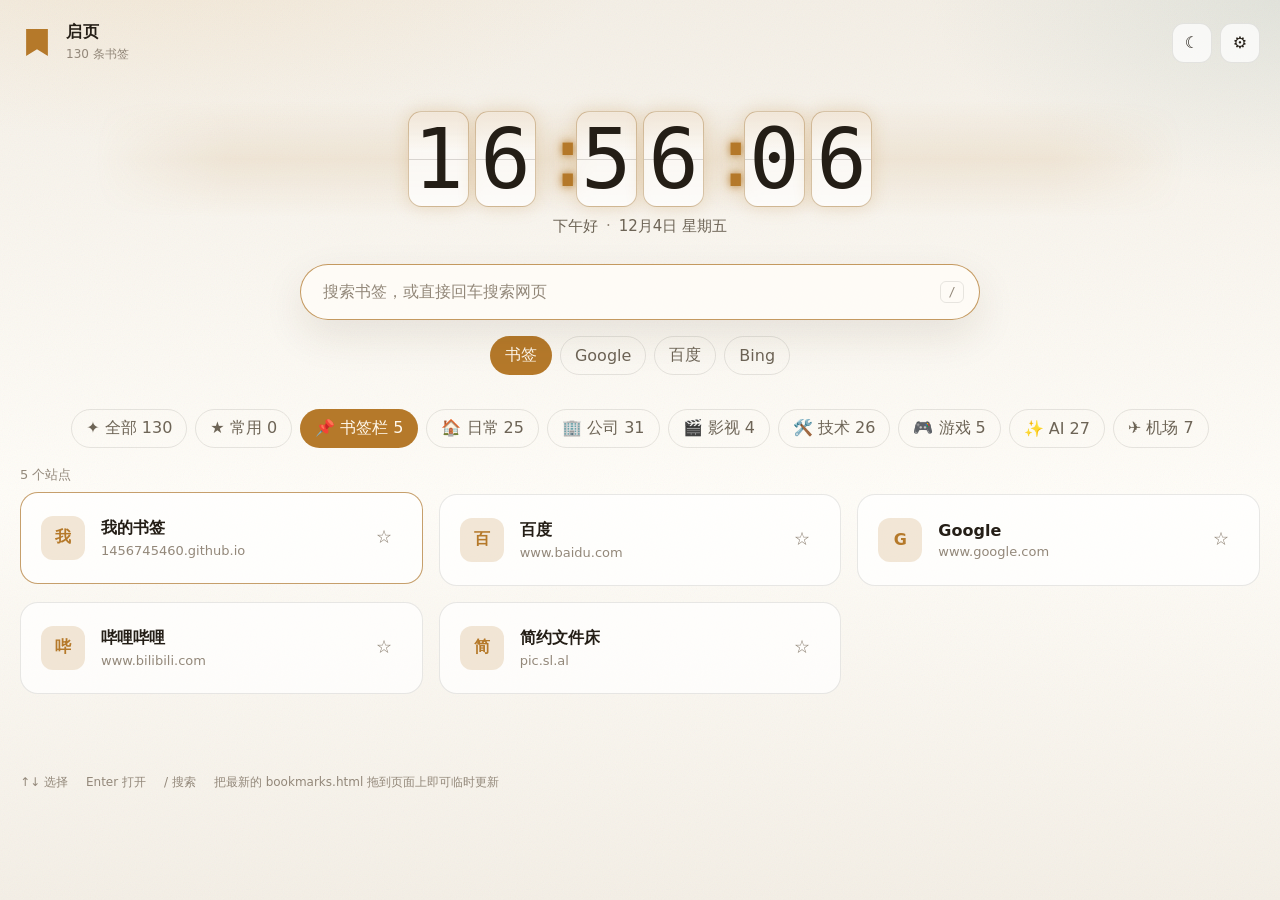
<file: index.html>
<!DOCTYPE html>
<html lang="zh-CN">
  <head>
    <meta charset="UTF-8" />
    <meta name="viewport" content="width=device-width, initial-scale=1, viewport-fit=cover" />
    <meta name="color-scheme" content="dark light" />
    <meta name="theme-color" content="#12100d" />
    <meta name="apple-mobile-web-app-capable" content="yes" />
    <meta name="apple-mobile-web-app-status-bar-style" content="black-translucent" />
    <meta name="mobile-web-app-capable" content="yes" />
    <meta name="format-detection" content="telephone=no" />
    <title>启页 · 书签导航</title>
    <meta name="description" content="个人书签导航首页，支持搜索、分类，以及用浏览器导出的 HTML 更新。" />
    <link rel="icon" href="./favicon.svg" type="image/svg+xml" />
    <link rel="apple-touch-icon" href="./favicon.svg" />
    <link rel="stylesheet" href="./assets/css/style.css" />
  </head>
  <body>
    <div class="bg" aria-hidden="true"></div>
    <div class="drop-mask" id="dropMask" hidden>
      <div class="drop-card">
        <p>松开以导入书签 HTML</p>
        <span>Chrome / Edge / Firefox 导出的书签文件</span>
      </div>
    </div>

    <header class="topbar">
      <div class="brand">
        <span class="brand-mark" aria-hidden="true"></span>
        <div>
          <strong>启页</strong>
          <span id="sourceHint">书签导航</span>
        </div>
      </div>
      <div class="top-actions">
        <button class="icon-btn" id="themeBtn" type="button" title="切换深色" aria-label="切换深色">☾</button>
        <button class="icon-btn" id="settingsBtn" type="button" title="设置与导入" aria-label="打开设置">⚙</button>
      </div>
    </header>

    <main class="shell">
      <section class="hero">
        <time id="clock" class="clock" datetime="">
          <span class="clock-scan" aria-hidden="true"></span>
          <span class="clock-row" id="clockRow"></span>
        </time>
        <p class="date-line"><span id="greeting">你好</span><span class="dot">·</span><span id="dateText"></span></p>
        <form class="search" id="searchForm" autocomplete="off" action="#">
          <label class="sr-only" for="q">搜索书签或网页</label>
          <input id="q" name="q" type="search" enterkeyhint="search" placeholder="搜索书签或网页" />
          <kbd class="hint-key">/</kbd>
        </form>
        <div class="engines" id="engines" role="tablist" aria-label="搜索引擎"></div>
      </section>

      <div class="tools">
        <nav class="cats" id="cats" aria-label="书签分类"></nav>
      </div>
      <p class="status" id="status"></p>
      <section class="grid" id="grid" aria-live="polite"></section>
    </main>

    <footer class="foot">
      <span class="desk-only">↑↓ 选择</span>
      <span class="desk-only">Enter 打开</span>
      <span class="desk-only">/ 搜索</span>
      <span class="desk-only">把最新的 bookmarks.html 拖到页面上即可临时更新</span>
      <span class="mobile-only">点分类筛选 · 点星星固定常用 · 设置里可导入书签</span>
    </footer>

    <aside class="drawer" id="drawer" hidden>
      <div class="drawer-panel" role="dialog" aria-labelledby="drawerTitle">
        <header>
          <h2 id="drawerTitle">设置</h2>
          <button class="icon-btn" id="closeDrawer" type="button" aria-label="关闭">✕</button>
        </header>
        <label class="field">
          默认搜索引擎
          <select id="engineSelect"></select>
        </label>
        <label class="field">
          主题
          <select id="themeSelect">
            <option value="system">跟随系统</option>
            <option value="dark">深色</option>
            <option value="light">浅色</option>
          </select>
        </label>
        <div class="import-box">
          <h3>更新书签</h3>
          <p>导出浏览器书签为 HTML，然后选择文件或拖到本页。本地导入只保存在当前浏览器，仓库更新请运行 <code>python3 scripts/update.py</code> 后推送到 GitHub。</p>
          <label class="file-btn">
            选择 bookmarks.html
            <input id="fileInput" type="file" accept=".html,.htm,text/html" hidden />
          </label>
          <button class="text-btn" id="resetOverride" type="button">恢复仓库版本</button>
        </div>
        <p class="meta" id="dataMeta"></p>
      </div>
    </aside>

    <script src="./assets/js/bookmarks.js"></script>
    <script src="./assets/js/app.js"></script>
  </body>
</html>
</file>
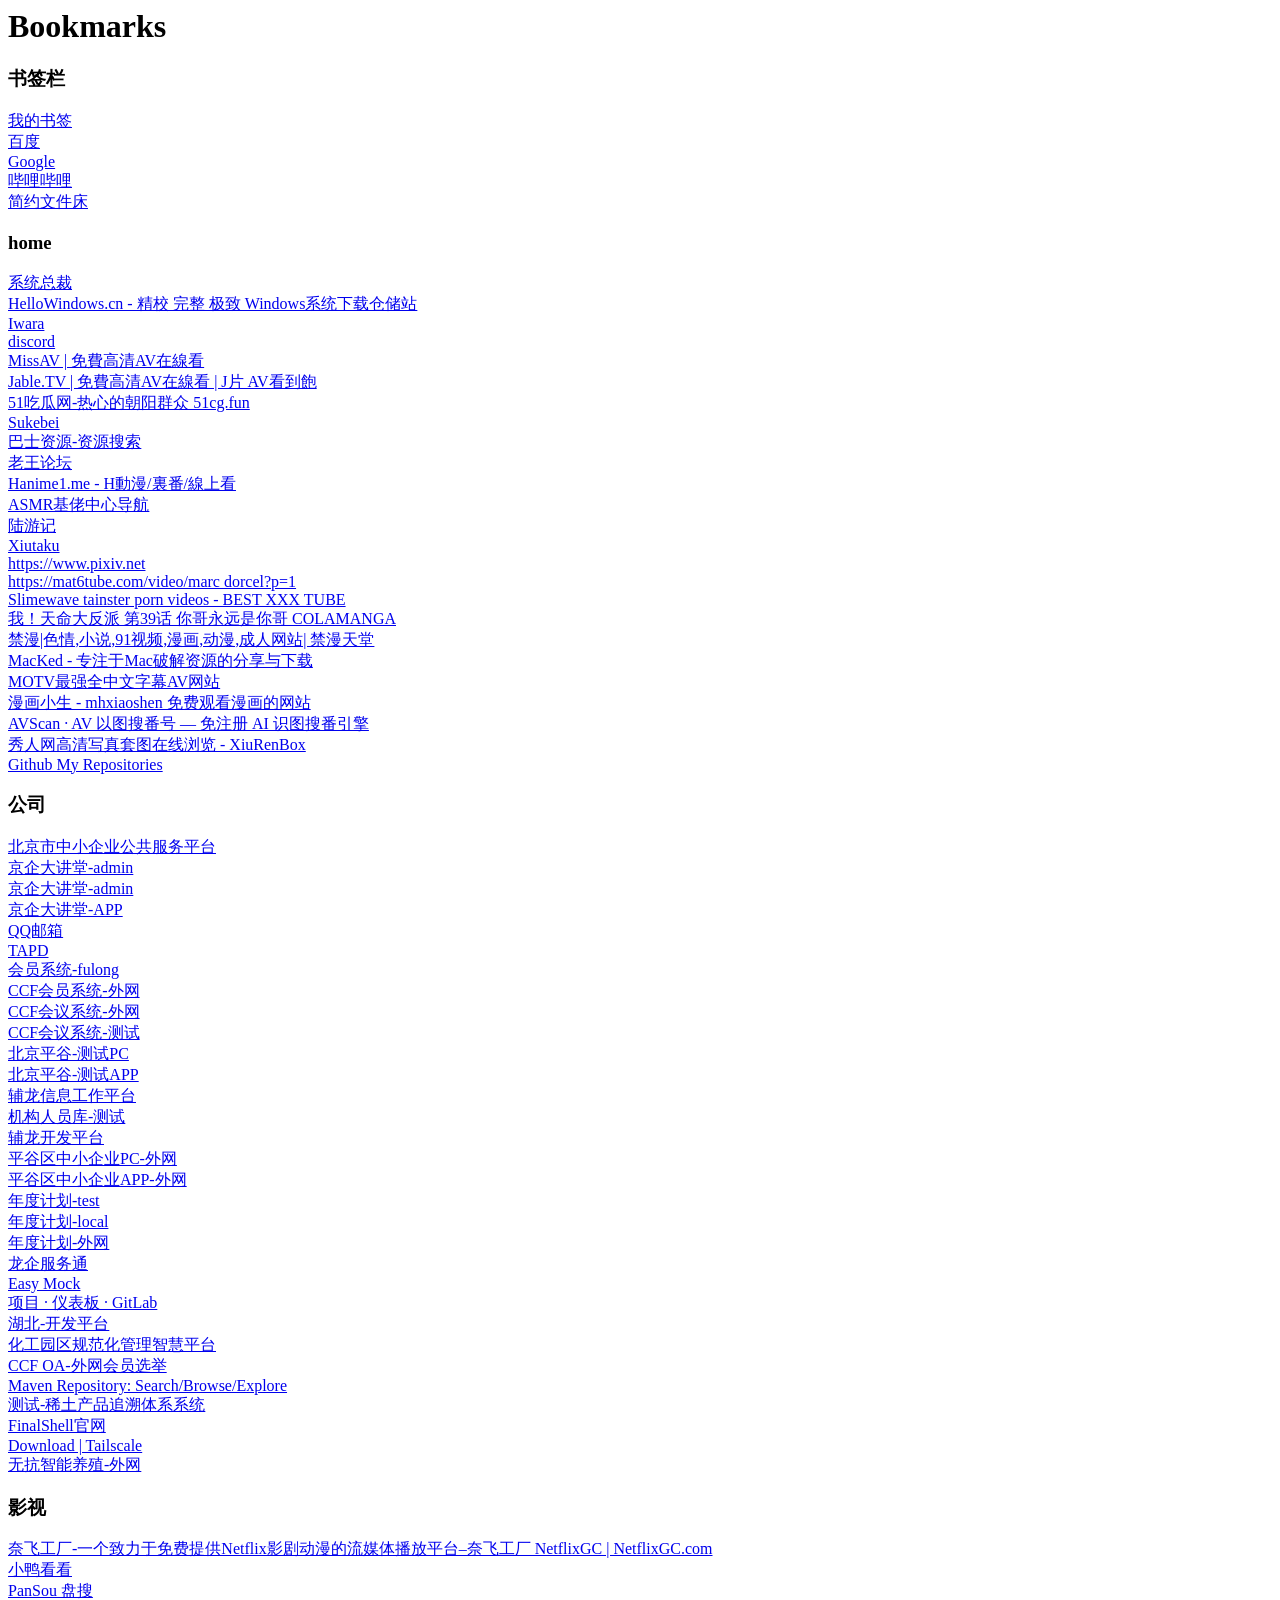
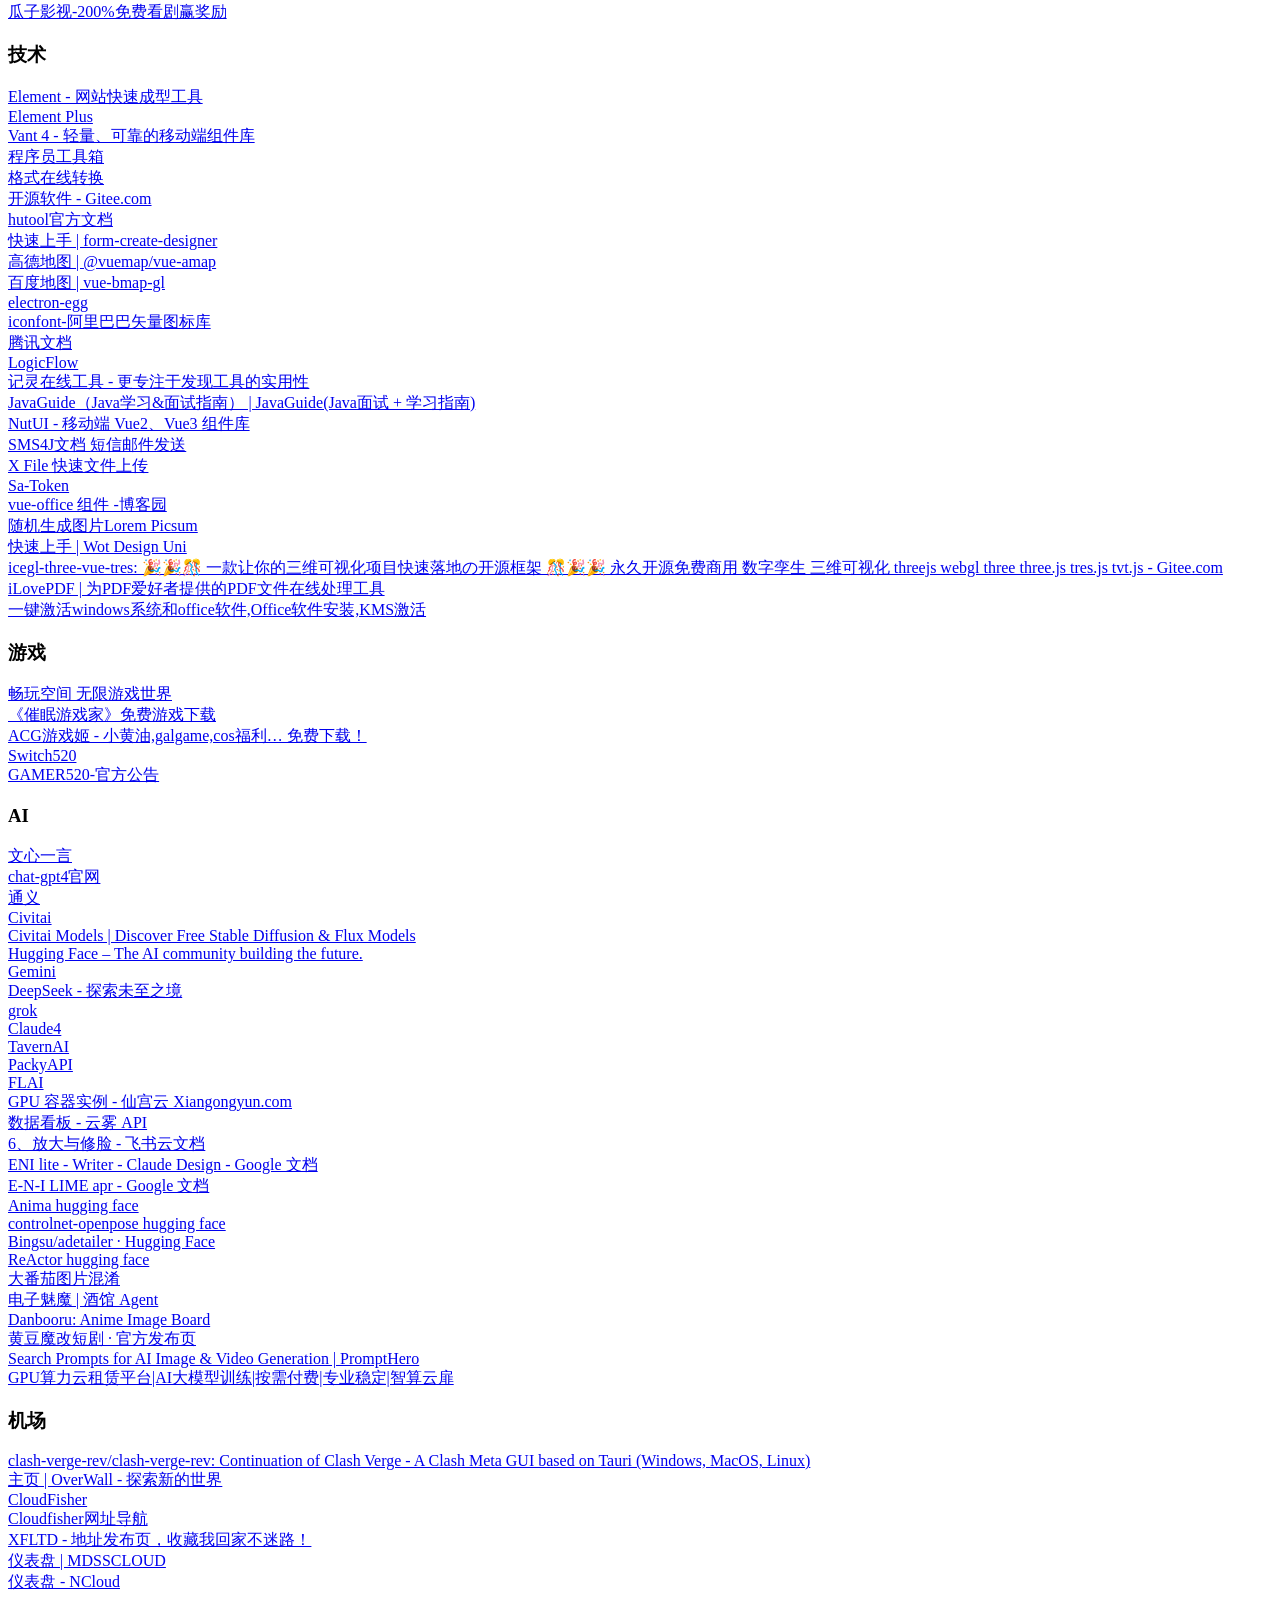
<file: source/bookmarks.html>
<!DOCTYPE NETSCAPE-Bookmark-file-1>
<!-- This is an automatically generated file.
     It will be read and overwritten.
     DO NOT EDIT! -->
<META HTTP-EQUIV="Content-Type" CONTENT="text/html; charset=UTF-8">
<TITLE>Bookmarks</TITLE>
<H1>Bookmarks</H1>
<DL><p>
    <DT><H3 ADD_DATE="1773645763" LAST_MODIFIED="1789011352" PERSONAL_TOOLBAR_FOLDER="true">书签栏</H3>
    <DL><p>
        <DT><A HREF="https://1456745460.github.io/bookmark_bingbing/" ADD_DATE="1722907198" ICON="[data-uri]">我的书签</A>
        <DT><A HREF="https://www.baidu.com/" ADD_DATE="1669013623" ICON="[data-uri]">百度</A>
        <DT><A HREF="https://www.google.com/" ADD_DATE="1669612033" ICON="[data-uri]">Google</A>
        <DT><A HREF="https://www.bilibili.com/index.html" ADD_DATE="1669117291" ICON="[data-uri]">哔哩哔哩</A>
        <DT><A HREF="https://pic.sl.al/" ADD_DATE="1785826113" ICON="[data-uri]">简约文件床</A>
        <DT><H3 ADD_DATE="1672282578" LAST_MODIFIED="1787633987">home</H3>
        <DL><p>
            <DT><A HREF="https://www.sysceo.com/" ADD_DATE="1669340690" ICON="[data-uri]">系统总裁</A>
            <DT><A HREF="https://hellowindows.cn/" ADD_DATE="1706749935" ICON="[data-uri]">HelloWindows.cn - 精校 完整 极致 Windows系统下载仓储站</A>
            <DT><A HREF="https://ecchi.iwara.tv/videos" ADD_DATE="1639486723" ICON="[data-uri]">Iwara</A>
            <DT><A HREF="https://discord.com/" ADD_DATE="1642688742" ICON="[data-uri]">discord</A>
            <DT><A HREF="https://missav.ws/dm38" ADD_DATE="1736781082" ICON="[data-uri]">MissAV | 免費高清AV在線看</A>
            <DT><A HREF="https://jable.tv/" ADD_DATE="1638370366" ICON="[data-uri]">Jable.TV | 免費高清AV在線看 | J片 AV看到飽</A>
            <DT><A HREF="https://51cg1.com/" ADD_DATE="1670944782" ICON="[data-uri]">51吃瓜网-热心的朝阳群众 51cg.fun</A>
            <DT><A HREF="https://sukebei.nyaa.si/" ADD_DATE="1673150872" ICON="[data-uri]">Sukebei</A>
            <DT><A HREF="http://bashi5.net/?bt#c1000" ADD_DATE="1673248361" ICON="[data-uri]">巴士资源-资源搜索</A>
            <DT><A HREF="https://laowang.vip/" ADD_DATE="1679108203" ICON="[data-uri]">老王论坛</A>
            <DT><A HREF="https://hanime1.me/" ADD_DATE="1679991568" ICON="[data-uri]">Hanime1.me - H動漫/裏番/線上看</A>
            <DT><A HREF="https://asmrgay.org/" ADD_DATE="1686623086" ICON="[data-uri]">ASMR基佬中心导航</A>
            <DT><A HREF="https://luyouji.cc/" ADD_DATE="1700567025" ICON="[data-uri]">陆游记</A>
            <DT><A HREF="https://xiutaku.com/" ADD_DATE="1688961162" ICON="[data-uri]">Xiutaku</A>
            <DT><A HREF="https://www.pixiv.net/" ADD_DATE="1699863448" ICON="[data-uri]">https://www.pixiv.net</A>
            <DT><A HREF="https://mat6tube.com/video/marc%20dorcel?p=1" ADD_DATE="1703116436" ICON="[data-uri]">https://mat6tube.com/video/marc dorcel?p=1</A>
            <DT><A HREF="https://mat6tube.com/video/slimewave%20tainster" ADD_DATE="1708702484" ICON="[data-uri]">Slimewave tainster porn videos - BEST XXX TUBE</A>
            <DT><A HREF="https://www.colamanga.com/manga-ch99225/1/39.html" ADD_DATE="1701362502" ICON="[data-uri]">我！天命大反派 第39话 你哥永远是你哥 COLAMANGA</A>
            <DT><A HREF="https://18mh.net/" ADD_DATE="1742885615" ICON="[data-uri]">禁漫|色情,小说,91视频,漫画,动漫,成人网站| 禁漫天堂</A>
            <DT><A HREF="https://macked.app/" ADD_DATE="1747732548" ICON="[data-uri]">MacKed - 专注于Mac破解资源的分享与下载</A>
            <DT><A HREF="https://motv.app/" ADD_DATE="1754574403" ICON="[data-uri]">MOTV最强全中文字幕AV网站</A>
            <DT><A HREF="https://mhxiaoshen.vip/" ADD_DATE="1780190563" ICON="[data-uri]">漫画小生 - mhxiaoshen 免费观看漫画的网站</A>
            <DT><A HREF="https://avscan.cc/" ADD_DATE="1786439217" ICON="[data-uri]">AVScan · AV 以图搜番号 — 免注册 AI 识图搜番引擎</A>
            <DT><A HREF="https://www.xiurenbox.com/" ADD_DATE="1787202299" ICON="[data-uri]">秀人网高清写真套图在线浏览 - XiuRenBox</A>
            <DT><A HREF="https://github.com/1456745460?tab=repositories" ADD_DATE="1787275928" ICON="[data-uri]">Github My Repositories</A>
        </DL><p>
        <DT><H3 ADD_DATE="1672282616" LAST_MODIFIED="1788766322">公司</H3>
        <DL><p>
            <DT><A HREF="https://www.smebj.cn/" ADD_DATE="1672282746" ICON="[data-uri]">北京市中小企业公共服务平台</A>
            <DT><A HREF="https://lesson.smebj.cn/course/#/login?id=fulong" ADD_DATE="1672298064" ICON="[data-uri]">京企大讲堂-admin</A>
            <DT><A HREF="https://lesson.smebj.cn/#/login" ADD_DATE="1672298064" ICON="[data-uri]">京企大讲堂-admin</A>
            <DT><A HREF="https://lesson.smebj.cn/app/#/" ADD_DATE="1672298104" ICON="[data-uri]">京企大讲堂-APP</A>
            <DT><A HREF="https://mail.qq.com/cgi-bin/frame_html?sid=B-O_IQpQvmrHOW8M&r=345506c5edd1c111823e9b2b8ce0daa6" ADD_DATE="1672305260" ICON="[data-uri]">QQ邮箱</A>
            <DT><A HREF="https://www.tapd.cn/my_worktable?left_tree=1#&filter_close=true" ADD_DATE="1672362862" ICON="[data-uri]">TAPD</A>
            <DT><A HREF="https://ccfmember.fulong.cn/CCF/frame.action" ADD_DATE="1761553095" ICON="[data-uri]">会员系统-fulong</A>
            <DT><A HREF="https://web.ccf.org.cn/CCF/frame.action" ADD_DATE="1672367387" ICON="[data-uri]">CCF会员系统-外网</A>
            <DT><A HREF="https://conf.ccf.org.cn/" ADD_DATE="1672367409" ICON="[data-uri]">CCF会议系统-外网</A>
            <DT><A HREF="https://testconf.ccf.org.cn/conf/index.htm" ADD_DATE="1672367424">CCF会议系统-测试</A>
            <DT><A HREF="http://pinggu.fulong.cn/#/" ADD_DATE="1672738397" ICON="[data-uri]">北京平谷-测试PC</A>
            <DT><A HREF="http://pinggu.fulong.cn/app/#/" ADD_DATE="1672738438" ICON="[data-uri]">北京平谷-测试APP</A>
            <DT><A HREF="http://oa.fulong.cn/" ADD_DATE="1672880557" ICON="[data-uri]">辅龙信息工作平台</A>
            <DT><A HREF="https://testweb.ccf.org.cn/jgryk/" ADD_DATE="1672974868" ICON="[data-uri]">机构人员库-测试</A>
            <DT><A HREF="http://pop.fulong.cn/#/" ADD_DATE="1672975309" ICON="[data-uri]">辅龙开发平台</A>
            <DT><A HREF="https://pinggu.smebj.cn/#/" ADD_DATE="1675387067" ICON="[data-uri]">平谷区中小企业PC-外网</A>
            <DT><A HREF="https://sa.smebj.cn/bjch/pgapp/index.html" ADD_DATE="1675387087">平谷区中小企业APP-外网</A>
            <DT><A HREF="https://testweb.ccf.org.cn/ndjh/#/" ADD_DATE="1676350210" ICON="[data-uri]">年度计划-test</A>
            <DT><A HREF="http://localhost:3000/#/" ADD_DATE="1676435040" ICON="[data-uri]">年度计划-local</A>
            <DT><A HREF="https://caap.ccf.org.cn/" ADD_DATE="1677338361" ICON="[data-uri]">年度计划-外网</A>
            <DT><A HREF="http://lqfwt.smehlj.org.cn/#/login" ADD_DATE="1679966439" ICON="[data-uri]">龙企服务通</A>
            <DT><A HREF="https://mock.mengxuegu.com/project/64109063fe77f949bc0d6eb3" ADD_DATE="1683683101" ICON="[data-uri]">Easy Mock</A>
            <DT><A HREF="http://192.168.0.180/" ADD_DATE="1672286554" ICON="[data-uri]">项目 · 仪表板 · GitLab</A>
            <DT><A HREF="http://hbbi.sme6.cn/hbpop/#/design/query/list" ADD_DATE="1687917064" ICON="[data-uri]">湖北-开发平台</A>
            <DT><A HREF="http://hbbi.sme6.cn/hbwork/#/dashboard" ADD_DATE="1688285905" ICON="[data-uri]">化工园区规范化管理智慧平台</A>
            <DT><A HREF="https://election.ccf.org.cn/oa/menu/init.action" ADD_DATE="1690913041" ICON="[data-uri]">CCF OA-外网会员选举</A>
            <DT><A HREF="https://mvnrepository.com/" ADD_DATE="1696860766" ICON="[data-uri]">Maven Repository: Search/Browse/Explore</A>
            <DT><A HREF="http://192.168.0.227:9088/sso/" ADD_DATE="1719480764">测试-稀土产品追溯体系系统</A>
            <DT><A HREF="https://www.hostbuf.com/" ADD_DATE="1730436383">FinalShell官网</A>
            <DT><A HREF="https://tailscale.com/download" ADD_DATE="1777429520" ICON="[data-uri]">Download | Tailscale</A>
            <DT><A HREF="https://yangzhi.meinongyuan.cn/" ADD_DATE="1788766316" ICON="[data-uri]">无抗智能养殖-外网</A>
        </DL><p>
        <DT><H3 ADD_DATE="1677993866" LAST_MODIFIED="1762870002">影视</H3>
        <DL><p>
            <DT><A HREF="https://www.netflixgc.com/" ADD_DATE="1749609539" ICON="[data-uri]">奈飞工厂-一个致力于免费提供Netflix影剧动漫的流媒体播放平台–奈飞工厂 NetflixGC | NetflixGC.com</A>
            <DT><A HREF="https://xiaoyakankan.com/" ADD_DATE="1750334508" ICON="[data-uri]">小鸭看看</A>
            <DT><A HREF="https://so.252035.xyz/" ADD_DATE="1755047659" ICON="[data-uri]">PanSou 盘搜</A>
            <DT><A HREF="https://gz360.tv/" ADD_DATE="1762870002" ICON="[data-uri]">瓜子影视-200%免费看剧赢奖励</A>
        </DL><p>
        <DT><H3 ADD_DATE="1678092816" LAST_MODIFIED="1748583756">技术</H3>
        <DL><p>
            <DT><A HREF="https://element.eleme.cn/#/zh-CN" ADD_DATE="1672282684" ICON="[data-uri]">Element - 网站快速成型工具</A>
            <DT><A HREF="https://element-plus.org/zh-CN/guide/design.html" ADD_DATE="1678707490" ICON="[data-uri]">Element Plus</A>
            <DT><A HREF="https://vant-ui.github.io/vant/#/zh-CN" ADD_DATE="1672282706" ICON="[data-uri]">Vant 4 - 轻量、可靠的移动端组件库</A>
            <DT><A HREF="http://www.idevtool.com/" ADD_DATE="1672976423" ICON="[data-uri]">程序员工具箱</A>
            <DT><A HREF="https://www.aconvert.com/cn/pdf/" ADD_DATE="1729216701" ICON="[data-uri]">格式在线转换</A>
            <DT><A HREF="https://gitee.com/explore" ADD_DATE="1675042000" ICON="[data-uri]">开源软件 - Gitee.com</A>
            <DT><A HREF="https://www.hutool.cn/docs/#/" ADD_DATE="1680232894" ICON="[data-uri]">hutool官方文档</A>
            <DT><A HREF="http://designer.form-create.com/guide/start.html#%E5%BC%95%E5%85%A5" ADD_DATE="1686272778" ICON="[data-uri]">快速上手 | form-create-designer</A>
            <DT><A HREF="https://vue-amap.guyixi.cn/zh-cn/component/marker/marker.html#%E5%9F%BA%E7%A1%80%E7%A4%BA%E4%BE%8B" ADD_DATE="1686132402" ICON="[data-uri]">高德地图 | @vuemap/vue-amap</A>
            <DT><A HREF="https://vue-bmap-gl.guyixi.cn/zh-cn/introduction/init.html" ADD_DATE="1686272883" ICON="[data-uri]">百度地图 | vue-bmap-gl</A>
            <DT><A HREF="https://www.kaka996.com/" ADD_DATE="1686282634" ICON="[data-uri]">electron-egg</A>
            <DT><A HREF="https://www.iconfont.cn/" ADD_DATE="1687847020" ICON="[data-uri]">iconfont-阿里巴巴矢量图标库</A>
            <DT><A HREF="https://docs.qq.com/desktop/?u=458cbcf9b5d047468b4ffe3e11273fb7" ADD_DATE="1688285630" ICON="[data-uri]">腾讯文档</A>
            <DT><A HREF="https://site.logic-flow.cn/examples/#/gallery" ADD_DATE="1689757976" ICON="[data-uri]">LogicFlow</A>
            <DT><A HREF="https://remeins.com/" ADD_DATE="1697692657" ICON="[data-uri]">记灵在线工具 - 更专注于发现工具的实用性</A>
            <DT><A HREF="https://javaguide.cn/home.html" ADD_DATE="1704420341" ICON="[data-uri]">JavaGuide（Java学习&amp;面试指南） | JavaGuide(Java面试 + 学习指南)</A>
            <DT><A HREF="https://nutui.jd.com/h5/vue/4x/#/zh-CN/guide/start" ADD_DATE="1705391466" ICON="[data-uri]">NutUI - 移动端 Vue2、Vue3 组件库</A>
            <DT><A HREF="https://sms4j.com/" ADD_DATE="1711615874" ICON="[data-uri]"> SMS4J文档 短信邮件发送</A>
            <DT><A HREF="https://x-file-storage.xuyanwu.cn/#/" ADD_DATE="1711617307" ICON="[data-uri]">X File 快速文件上传</A>
            <DT><A HREF="https://sa-token.cc/doc.html#/" ADD_DATE="1712460338" ICON="[data-uri]">Sa-Token</A>
            <DT><A HREF="https://www.cnblogs.com/zsnhweb/articles/17779661.html" ADD_DATE="1712454612" ICON="[data-uri]">vue-office 组件 -博客园</A>
            <DT><A HREF="https://picsum.photos/" ADD_DATE="1716193738" ICON="[data-uri]">随机生成图片Lorem Picsum</A>
            <DT><A HREF="https://wot-design-uni.pages.dev/guide/quick-use" ADD_DATE="1717052009" ICON="[data-uri]">快速上手 | Wot Design Uni</A>
            <DT><A HREF="https://gitee.com/ice-gl/icegl-three-vue-tres/tree/master#https://gitee.com/link?target=https%3A%2F%2Ftresjs.org" ADD_DATE="1736390630" ICON="[data-uri]">icegl-three-vue-tres: 🎉🎉🎊 一款让你的三维可视化项目快速落地の开源框架 🎊🎉🎉 永久开源免费商用 数字孪生 三维可视化 threejs webgl three three.js tres.js tvt.js - Gitee.com</A>
            <DT><A HREF="https://www.ilovepdf.com/zh-cn" ADD_DATE="1737705174" ICON="[data-uri]">iLovePDF | 为PDF爱好者提供的PDF文件在线处理工具</A>
            <DT><A HREF="https://kms.cx/" ADD_DATE="1748583756">一键激活windows系统和office软件,Office软件安装,KMS激活</A>
        </DL><p>
        <DT><H3 ADD_DATE="1688959919" LAST_MODIFIED="1779868947">游戏</H3>
        <DL><p>
            <DT><A HREF="https://play.wo1wan.com/nextgame/pc/#/" ADD_DATE="1719315073" ICON="[data-uri]">畅玩空间 无限游戏世界</A>
            <DT><A HREF="https://g.hunsh.club/" ADD_DATE="1702796119" ICON="[data-uri]">《催眠游戏家》免费游戏下载</A>
            <DT><A HREF="https://acgyxj.cc/" ADD_DATE="1733622736" ICON="[data-uri]">ACG游戏姬 - 小黄油,galgame,cos福利… 免费下载！</A>
            <DT><A HREF="https://www.gamer520.com/" ADD_DATE="1733832079" ICON="[data-uri]">Switch520</A>
            <DT><A HREF="https://www.laoquzhang.com/" ADD_DATE="1779217581">GAMER520-官方公告</A>
        </DL><p>
        <DT><H3 ADD_DATE="1718330036" LAST_MODIFIED="1788766316">AI</H3>
        <DL><p>
            <DT><A HREF="https://yiyan.baidu.com/" ADD_DATE="1691114926">文心一言</A>
            <DT><A HREF="https://chatgpt.com/" ADD_DATE="1693279000" ICON="[data-uri]">chat-gpt4官网</A>
            <DT><A HREF="http://tongyi.com/" ADD_DATE="1718330614" ICON="[data-uri]">通义</A>
            <DT><A HREF="https://civitai.red/models" ADD_DATE="1776391947" ICON="[data-uri]">Civitai</A>
            <DT><A HREF="https://civitai.red/models" ADD_DATE="1727510943" ICON="[data-uri]">Civitai Models | Discover Free Stable Diffusion &amp; Flux Models</A>
            <DT><A HREF="https://huggingface.co/" ADD_DATE="1730705071" ICON="[data-uri]">Hugging Face – The AI community building the future.</A>
            <DT><A HREF="https://gemini.google.com/app?utm_source=deepmind.google&utm_medium=referral&utm_campaign=gdm&utm_content=" ADD_DATE="1734341317" ICON="[data-uri]">Gemini</A>
            <DT><A HREF="https://chat.deepseek.com/" ADD_DATE="1738686185" ICON="[data-uri]">DeepSeek - 探索未至之境</A>
            <DT><A HREF="https://x.ai/" ADD_DATE="1741136150" ICON="[data-uri]">grok</A>
            <DT><A HREF="https://claude.ai/new" ADD_DATE="1749547164" ICON="[data-uri]">Claude4</A>
            <DT><A HREF="https://tavernai.net/" ADD_DATE="1769046904">TavernAI</A>
            <DT><A HREF="https://www.packyapi.com/" ADD_DATE="1770793358" ICON="[data-uri]">PackyAPI</A>
            <DT><A HREF="https://chat.flaiapp.com/home" ADD_DATE="1772090414" ICON="[data-uri]">FLAI</A>
            <DT><A HREF="https://www.xiangongyun.com/console/instance" ADD_DATE="1775639949" ICON="[data-uri]">GPU 容器实例 - 仙宫云 Xiangongyun.com</A>
            <DT><A HREF="https://yunwu.ai/console" ADD_DATE="1775727154" ICON="[data-uri]">数据看板 - 云雾 API</A>
            <DT><A HREF="https://diup4xqgsfu.feishu.cn/docx/Vk9mdmJBYoZMEYxPMdYcOKgEnpc" ADD_DATE="1775810373">6、放大与修脸 - 飞书云文档</A>
            <DT><A HREF="https://docs.google.com/document/d/1_BmM_po5Ri2YZgqgH6sP08St2VPpj4R0aFCElvItDKs/edit?tab=t.0" ADD_DATE="1779868947" ICON="[data-uri]">ENI lite - Writer - Claude Design - Google 文档</A>
            <DT><A HREF="https://docs.google.com/document/d/1IRv9fcm_GsWYMkom2PV_9mlQM4Td-wAhUQT1I1w_Be8/edit?tab=t.0" ADD_DATE="1779868952" ICON="[data-uri]">E-N-I LIME apr - Google 文档</A>
            <DT><A HREF="https://huggingface.co/circlestone-labs/Anima/tree/main/split_files" ADD_DATE="1782643776" ICON="[data-uri]">Anima hugging face</A>
            <DT><A HREF="https://huggingface.co/thibaud/controlnet-openpose-sdxl-1.0" ADD_DATE="1782810818">controlnet-openpose hugging face</A>
            <DT><A HREF="https://huggingface.co/Bingsu/adetailer" ADD_DATE="1782810846" ICON="[data-uri]">Bingsu/adetailer · Hugging Face</A>
            <DT><A HREF="https://huggingface.co/datasets/Gourieff/ReActor/tree/main" ADD_DATE="1782813755" ICON="[data-uri]">ReActor hugging face</A>
            <DT><A HREF="https://dfqtphx.netlify.app/" ADD_DATE="1782808393" ICON="[data-uri]">大番茄图片混淆</A>
            <DT><A HREF="https://www.dzmm.ai/tavern" ADD_DATE="1785739669" ICON="[data-uri]">电子魅魔 | 酒馆 Agent</A>
            <DT><A HREF="https://danbooru.donmai.us/" ADD_DATE="1786324120" ICON="[data-uri]">Danbooru: Anime Image Board</A>
            <DT><A HREF="https://hdmgdj.com/" ADD_DATE="1786438697" ICON="[data-uri]">黄豆魔改短剧 · 官方发布页</A>
            <DT><A HREF="https://prompthero.com/" ADD_DATE="1787202276" ICON="[data-uri]">Search Prompts for AI Image &amp; Video Generation | PromptHero</A>
            <DT><A HREF="https://waas.aigate.cc/index" ADD_DATE="1788335878" ICON="[data-uri]">GPU算力云租赁平台|AI大模型训练|按需付费|专业稳定|智算云扉</A>
        </DL><p>
        <DT><H3 ADD_DATE="1730427107" LAST_MODIFIED="1785459325">机场</H3>
        <DL><p>
            <DT><A HREF="https://github.com/clash-verge-rev/clash-verge-rev" ADD_DATE="1730427235">clash-verge-rev/clash-verge-rev: Continuation of Clash Verge - A Clash Meta GUI based on Tauri (Windows, MacOS, Linux)</A>
            <DT><A HREF="https://wall.city/" ADD_DATE="1734058515" ICON="[data-uri]">主页 | OverWall - 探索新的世界</A>
            <DT><A HREF="https://cloudfisher.net/web/#/plan" ADD_DATE="1766159636" ICON="[data-uri]">CloudFisher</A>
            <DT><A HREF="https://cloudfisher.icu/" ADD_DATE="1776337899" ICON="[data-uri]">Cloudfisher网址导航</A>
            <DT><A HREF="https://home.xf.kg/" ADD_DATE="1776391501">XFLTD - 地址发布页，收藏我回家不迷路！</A>
            <DT><A HREF="https://mdssfabu.com/" ADD_DATE="1782466246" ICON="[data-uri]">仪表盘 | MDSSCLOUD</A>
            <DT><A HREF="https://xn--ncloud-o43k.com/#/stage/dashboard" ADD_DATE="1783224530" ICON="[data-uri]">仪表盘 - NCloud</A>
        </DL><p>
    </DL><p>
</DL><p>
</file>
<file: assets/css/style.css>
:root {
  --bg: #12100d;
  --bg-soft: #1b1814;
  --ink: #f3ead9;
  --muted: #b3a894;
  --faint: #7d7364;
  --line: rgba(243, 234, 217, 0.1);
  --card: rgba(255, 255, 255, 0.035);
  --card-hover: rgba(255, 255, 255, 0.07);
  --accent: #e4b36a;
  --accent-ink: #2a2116;
  --shadow: 0 18px 50px rgba(0, 0, 0, 0.28);
  --radius: 18px;
  --font: "PingFang SC", "Hiragino Sans GB", "Noto Sans SC", "Source Han Sans SC",
    system-ui, sans-serif;
}

html[data-theme="light"] {
  --bg: #f4efe6;
  --bg-soft: #fffdf8;
  --ink: #241e16;
  --muted: #6d6456;
  --faint: #93887a;
  --line: rgba(36, 30, 22, 0.1);
  --card: rgba(255, 255, 255, 0.72);
  --card-hover: #fff;
  --accent: #b5792a;
  --accent-ink: #fff8ec;
  --shadow: 0 16px 40px rgba(70, 48, 20, 0.1);
}

* {
  box-sizing: border-box;
}

html,
body {
  margin: 0;
  min-height: 100%;
}

html {
  -webkit-text-size-adjust: 100%;
  text-size-adjust: 100%;
}

body {
  font-family: var(--font);
  color: var(--ink);
  background: var(--bg);
  min-height: 100vh;
  min-height: 100dvh;
  overflow-x: hidden;
  padding: env(safe-area-inset-top) env(safe-area-inset-right) env(safe-area-inset-bottom) env(safe-area-inset-left);
  -webkit-tap-highlight-color: transparent;
}

button,
a,
input,
select {
  touch-action: manipulation;
}

.bg {
  position: fixed;
  inset: 0;
  z-index: -1;
  background:
    radial-gradient(900px 420px at 12% -10%, rgba(228, 179, 106, 0.16), transparent 55%),
    radial-gradient(700px 380px at 100% 0%, rgba(92, 138, 140, 0.12), transparent 50%),
    linear-gradient(180deg, var(--bg), var(--bg-soft) 55%, var(--bg));
}

.bg::after {
  content: "";
  position: absolute;
  inset: 0;
  opacity: 0.18;
  background-image: url("data:image/svg+xml;utf8,<svg xmlns='http://www.w3.org/2000/svg' width='140' height='140'><filter id='n'><feTurbulence type='fractalNoise' baseFrequency='.85' numOctaves='2'/></filter><rect width='100%' height='100%' filter='url(%23n)' opacity='.35'/></svg>");
  pointer-events: none;
}

.sr-only {
  position: absolute;
  width: 1px;
  height: 1px;
  padding: 0;
  margin: -1px;
  overflow: hidden;
  clip: rect(0, 0, 0, 0);
  border: 0;
}

.topbar,
.shell,
.foot {
  width: min(1280px, calc(100% - 40px));
  margin: 0 auto;
}

.topbar {
  display: flex;
  align-items: center;
  justify-content: space-between;
  padding: 22px 0 8px;
}

.brand {
  display: flex;
  gap: 12px;
  align-items: center;
}

.brand-mark {
  width: 34px;
  height: 34px;
  border-radius: 10px;
  background: var(--accent);
  clip-path: polygon(18% 10%, 82% 10%, 82% 90%, 50% 70%, 18% 90%);
}

.brand strong {
  display: block;
  font-size: 16px;
  letter-spacing: 0.08em;
}

.brand span {
  color: var(--faint);
  font-size: 12px;
}

.top-actions {
  display: flex;
  gap: 8px;
}

.icon-btn,
.file-btn,
.text-btn {
  font: inherit;
  color: var(--ink);
  background: var(--card);
  border: 1px solid var(--line);
  border-radius: 12px;
  cursor: pointer;
}

.icon-btn {
  width: 40px;
  height: 40px;
}

@media (hover: hover) {
  .icon-btn:hover,
  .file-btn:hover,
  .card:hover,
  .chip:hover,
  .engine:hover {
    background: var(--card-hover);
  }
}

.shell {
  padding: 12px 0 80px;
}

.hero {
  text-align: center;
  padding: 28px 0 18px;
}

.clock {
  position: relative;
  display: flex;
  justify-content: center;
  font-family: ui-monospace, "SF Mono", Menlo, "Cascadia Mono", "JetBrains Mono", monospace;
  font-size: clamp(44px, 7.5vw, 84px);
  font-weight: 500;
  line-height: 1;
  color: var(--ink);
}

.clock-row {
  position: relative;
  z-index: 1;
  display: flex;
  align-items: center;
  gap: 0.08em;
}

.clock-digit {
  position: relative;
  width: 0.72em;
  height: 1.14em;
  overflow: hidden;
  border: 1px solid color-mix(in srgb, var(--accent) 32%, var(--line));
  border-radius: 0.16em;
  background:
    linear-gradient(180deg, color-mix(in srgb, var(--accent) 16%, transparent), transparent 42%),
    var(--card);
  box-shadow:
    inset 0 1px 0 rgba(255, 255, 255, 0.1),
    0 0 18px color-mix(in srgb, var(--accent) 22%, transparent);
}

.clock-digit::after {
  content: "";
  position: absolute;
  left: 0;
  right: 0;
  top: 50%;
  height: 1px;
  background: color-mix(in srgb, var(--ink) 16%, transparent);
  z-index: 2;
  pointer-events: none;
}

.digit-now,
.digit-next {
  position: absolute;
  inset: 0;
  display: grid;
  place-items: center;
  font-variant-numeric: tabular-nums;
}

.digit-next {
  transform: translateY(115%);
  opacity: 0;
}

.clock-digit.is-flip .digit-now {
  animation: digit-out 0.42s cubic-bezier(0.18, 0.82, 0.22, 1) forwards;
}

.clock-digit.is-flip .digit-next {
  animation: digit-in 0.42s cubic-bezier(0.18, 0.82, 0.22, 1) forwards;
}

@keyframes digit-out {
  to {
    transform: translateY(-118%) scaleY(0.55);
    opacity: 0;
    filter: blur(2px);
  }
}

@keyframes digit-in {
  from {
    transform: translateY(118%) scaleY(0.55);
    opacity: 0;
    filter: blur(2px);
  }
  to {
    transform: none;
    opacity: 1;
    filter: none;
  }
}

.clock-colon {
  width: 0.32em;
  color: var(--accent);
  text-align: center;
  text-shadow: 0 0 8px var(--accent), 0 0 22px color-mix(in srgb, var(--accent) 55%, transparent);
  animation: colon-blink 1s step-end infinite;
  transform: translateY(-0.02em);
}

@keyframes colon-blink {
  0%,
  49% {
    opacity: 1;
  }
  50%,
  100% {
    opacity: 0.18;
  }
}

.clock-scan {
  position: absolute;
  inset: -12% 6%;
  pointer-events: none;
  background: linear-gradient(
    180deg,
    transparent,
    color-mix(in srgb, var(--accent) 22%, transparent),
    transparent
  );
  animation: clock-scan 3.4s linear infinite;
  opacity: 0.5;
  mask-image: linear-gradient(90deg, transparent, #000 12%, #000 88%, transparent);
}

@keyframes clock-scan {
  from {
    transform: translateY(-80%);
  }
  to {
    transform: translateY(80%);
  }
}

@media (prefers-reduced-motion: reduce) {
  .clock-digit.is-flip .digit-now,
  .clock-digit.is-flip .digit-next,
  .clock-colon,
  .clock-scan {
    animation: none;
  }

  .digit-next {
    display: none;
  }
}

.date-line {
  margin: 10px 0 28px;
  color: var(--muted);
  font-size: 15px;
}

.dot {
  margin: 0 8px;
  color: var(--faint);
}

.search {
  position: relative;
  width: min(680px, 100%);
  margin: 0 auto;
}

.search input {
  width: 100%;
  height: 56px;
  padding: 0 56px 0 22px;
  border: 1px solid var(--line);
  border-radius: 999px;
  background: color-mix(in srgb, var(--bg-soft) 80%, transparent);
  color: var(--ink);
  font: inherit;
  font-size: 16px;
  outline: none;
  box-shadow: var(--shadow);
  appearance: none;
  -webkit-appearance: none;
}

.search input:focus {
  border-color: color-mix(in srgb, var(--accent) 70%, var(--line));
}

.search input::placeholder {
  color: var(--faint);
}

.hint-key {
  position: absolute;
  right: 16px;
  top: 50%;
  transform: translateY(-50%);
  min-width: 24px;
  padding: 3px 7px;
  border: 1px solid var(--line);
  border-radius: 6px;
  color: var(--faint);
  font-size: 12px;
}

.engines,
.cats {
  display: flex;
  flex-wrap: wrap;
  justify-content: center;
  gap: 8px;
  margin-top: 16px;
}

.tools {
  margin-top: 4px;
}

.engine,
.chip {
  font: inherit;
  color: var(--muted);
  background: transparent;
  border: 1px solid var(--line);
  border-radius: 999px;
  padding: 8px 14px;
  min-height: 36px;
  cursor: pointer;
}

.engine.active,
.chip.active {
  color: var(--accent-ink);
  background: var(--accent);
  border-color: transparent;
}

.status {
  min-height: 20px;
  margin: 18px 0 8px;
  color: var(--faint);
  font-size: 13px;
}

.grid {
  display: grid;
  grid-template-columns: repeat(auto-fill, minmax(380px, 1fr));
  gap: 16px;
}

.card {
  display: flex;
  gap: 16px;
  align-items: center;
  min-height: 92px;
  padding: 18px 20px;
  border: 1px solid var(--line);
  border-radius: var(--radius);
  background: var(--card);
  color: inherit;
  text-decoration: none;
  transition: transform 0.16s ease, background 0.16s ease;
}

@media (hover: hover) {
  .card:hover,
  .card.active {
    transform: translateY(-2px);
  }
}

.card.active {
  border-color: color-mix(in srgb, var(--accent) 65%, var(--line));
}

.favicon,
.letter {
  width: 44px;
  height: 44px;
  flex: 0 0 44px;
  border-radius: 12px;
}

.letter {
  display: grid;
  place-items: center;
  background: color-mix(in srgb, var(--accent) 18%, transparent);
  color: var(--accent);
  font-weight: 600;
}

.card-text {
  min-width: 0;
}

.card-text b {
  display: block;
  font-weight: 600;
  font-size: 16px;
  white-space: nowrap;
  overflow: hidden;
  text-overflow: ellipsis;
}

.card-text small {
  display: block;
  margin-top: 4px;
  color: var(--faint);
  font-size: 13px;
  white-space: nowrap;
  overflow: hidden;
  text-overflow: ellipsis;
}

.pin {
  margin-left: auto;
  flex: 0 0 36px;
  width: 36px;
  height: 36px;
  border: 0;
  background: none;
  color: var(--faint);
  cursor: pointer;
  font-size: 16px;
  padding: 0;
}

.pin.on {
  color: var(--accent);
}

.empty {
  grid-column: 1 / -1;
  padding: 48px 12px;
  text-align: center;
  color: var(--faint);
}

.foot {
  display: flex;
  flex-wrap: wrap;
  gap: 12px 18px;
  padding: 0 0 28px;
  color: var(--faint);
  font-size: 12px;
}

.drawer {
  position: fixed;
  inset: 0;
  background: rgba(0, 0, 0, 0.38);
  display: grid;
  place-items: center;
  padding: 20px;
  z-index: 20;
}

.drawer[hidden],
.drop-mask[hidden] {
  display: none !important;
}

.drawer-panel {
  width: min(460px, 100%);
  background: var(--bg-soft);
  border: 1px solid var(--line);
  border-radius: 22px;
  box-shadow: var(--shadow);
  padding: 18px 18px 22px;
}

.drawer-panel header {
  display: flex;
  align-items: center;
  justify-content: space-between;
  margin-bottom: 12px;
}

.drawer-panel h2,
.drawer-panel h3 {
  margin: 0;
  font-size: 18px;
}

.field {
  display: grid;
  gap: 6px;
  margin: 12px 0;
  color: var(--muted);
  font-size: 13px;
}

.field select {
  font: inherit;
  color: var(--ink);
  background: var(--card);
  border: 1px solid var(--line);
  border-radius: 10px;
  height: 40px;
  padding: 0 10px;
}

.import-box {
  margin-top: 16px;
  padding: 14px;
  border: 1px dashed var(--line);
  border-radius: 16px;
}

.import-box p {
  color: var(--muted);
  font-size: 13px;
  line-height: 1.6;
}

.file-btn,
.text-btn {
  display: inline-flex;
  align-items: center;
  height: 38px;
  padding: 0 14px;
  margin-right: 8px;
}

.meta {
  margin: 14px 0 0;
  color: var(--faint);
  font-size: 12px;
}

.drop-mask {
  position: fixed;
  inset: 0;
  background: color-mix(in srgb, var(--bg) 55%, rgba(0, 0, 0, 0.35));
  z-index: 30;
  display: grid;
  place-items: center;
}

.drop-card {
  padding: 28px 36px;
  border: 1px dashed var(--accent);
  border-radius: 20px;
  background: var(--bg-soft);
  text-align: center;
}

.drop-card span {
  color: var(--faint);
  font-size: 13px;
}

.mobile-only {
  display: none;
}

@media (max-width: 720px) {
  .topbar,
  .shell,
  .foot {
    width: min(1120px, calc(100% - 24px));
  }

  .topbar {
    padding: 14px 0 4px;
  }

  .hero {
    padding: 10px 0 8px;
  }

  .clock {
    font-size: clamp(32px, 10vw, 48px);
  }

  .clock-digit {
    width: 0.7em;
    height: 1.12em;
  }

  .date-line {
    margin: 8px 0 16px;
    font-size: 13px;
  }

  .search input {
    height: 48px;
    padding-right: 18px;
  }

  .hint-key,
  .desk-only {
    display: none;
  }

  .mobile-only {
    display: inline;
  }

  .engines {
    margin-top: 12px;
  }

  .tools {
    position: sticky;
    top: 0;
    z-index: 8;
    margin: 0 -12px;
    padding: 8px 12px 6px;
    background: color-mix(in srgb, var(--bg) 88%, transparent);
    backdrop-filter: blur(14px);
  }

  .cats {
    flex-wrap: nowrap;
    justify-content: flex-start;
    overflow-x: auto;
    overscroll-behavior-x: contain;
    -webkit-overflow-scrolling: touch;
    scrollbar-width: none;
    margin-top: 0;
    padding: 2px 2px 8px;
  }

  .cats::-webkit-scrollbar {
    display: none;
  }

  .chip {
    flex: 0 0 auto;
    white-space: nowrap;
  }

  .status {
    margin: 10px 0 8px;
  }

  .grid {
    grid-template-columns: 1fr 1fr;
    gap: 10px;
  }

  .card {
    flex-direction: column;
    align-items: flex-start;
    min-height: 108px;
    padding: 12px;
    position: relative;
    gap: 10px;
  }

  .favicon,
  .letter {
    width: 36px;
    height: 36px;
    flex-basis: 36px;
  }

  .pin {
    position: absolute;
    top: 4px;
    right: 4px;
    width: 40px;
    height: 40px;
  }

  .card-text {
    width: 100%;
    padding-right: 8px;
  }

  .card-text b {
    font-size: 14px;
    white-space: normal;
    display: -webkit-box;
    -webkit-line-clamp: 2;
    -webkit-box-orient: vertical;
    line-height: 1.3;
  }

  .card-text small {
    font-size: 12px;
    margin-top: 2px;
  }

  .shell {
    padding-bottom: 36px;
  }

  .foot {
    padding-bottom: calc(16px + env(safe-area-inset-bottom));
  }

  .drawer {
    place-items: end center;
    padding: 0;
  }

  .drawer-panel {
    width: 100%;
    max-height: min(92dvh, 100%);
    overflow: auto;
    border-radius: 22px 22px 0 0;
    padding: 16px 16px calc(20px + env(safe-area-inset-bottom));
  }

  .file-btn,
  .text-btn {
    width: 100%;
    margin: 0 0 8px;
    justify-content: center;
    min-height: 44px;
  }

  .field select {
    min-height: 44px;
    font-size: 16px;
  }
}

@media (max-width: 380px) {
  .grid {
    grid-template-columns: 1fr;
  }

  .card {
    flex-direction: row;
    min-height: 72px;
  }

  .pin {
    position: static;
    width: 36px;
    height: 36px;
  }
}
</file>
